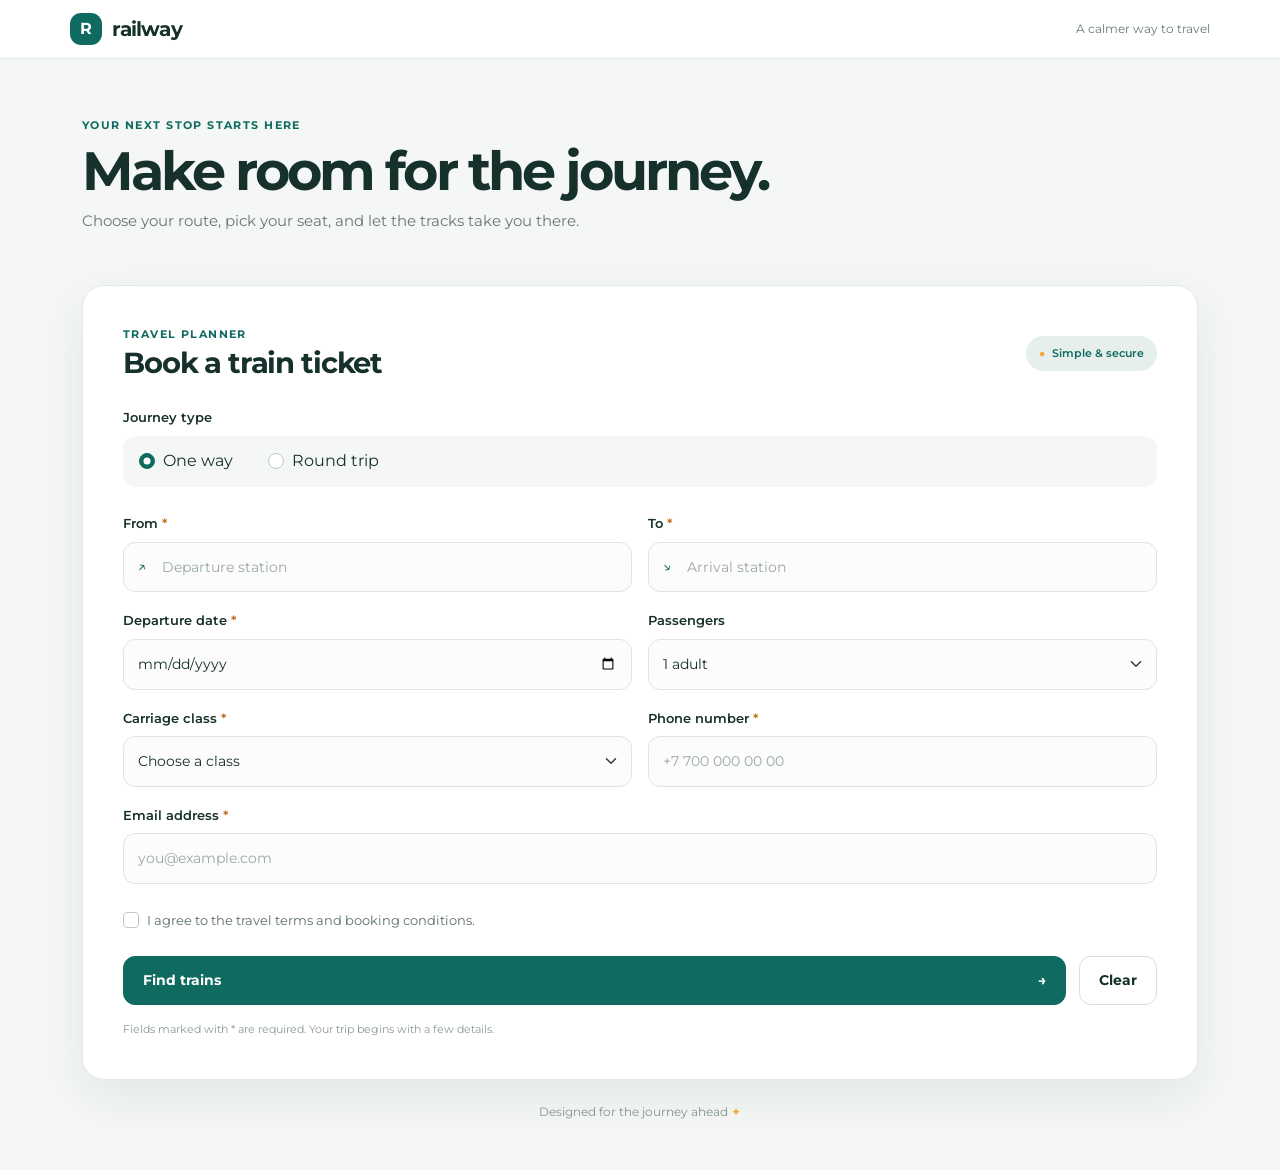
<file: index.html>
<!doctype html>
<html lang="en">
<head>
  <meta charset="utf-8">
  <meta name="viewport" content="width=device-width, initial-scale=1">
  <title>Railway — Find Your Next Journey</title>
  <link rel="preconnect" href="https://fonts.googleapis.com">
  <link rel="preconnect" href="https://fonts.gstatic.com" crossorigin>
  <link href="https://fonts.googleapis.com/css2?family=Montserrat:wght@400;500;600;700&display=swap" rel="stylesheet">
  <link href="https://cdn.jsdelivr.net/npm/bootstrap@5.3.3/dist/css/bootstrap.min.css" rel="stylesheet">
  <link rel="stylesheet" href="styles.css">
</head>
<body>
  <header class="site-header">
    <nav class="container navbar navbar-expand-sm px-0" aria-label="Main navigation">
      <a class="navbar-brand brand" href="index.html"><span class="brand-mark" aria-hidden="true">R</span> railway</a>
      <span class="nav-note ms-auto">A calmer way to travel</span>
    </nav>
  </header>

  <main class="container py-4 py-lg-5">
    <section class="hero mb-4 mb-lg-5">
      <p class="eyebrow mb-2">YOUR NEXT STOP STARTS HERE</p>
      <h1>Make room for the journey.</h1>
      <p class="hero-copy mb-0">Choose your route, pick your seat, and let the tracks take you there.</p>
    </section>

    <section class="booking-card" aria-labelledby="booking-title">
      <div class="card-heading">
        <div>
          <p class="eyebrow mb-1">TRAVEL PLANNER</p>
          <h2 id="booking-title">Book a train ticket</h2>
        </div>
        <span class="secure-note"><span aria-hidden="true">●</span> Simple &amp; secure</span>
      </div>

      <form action="#" method="get">
        <fieldset class="mb-4">
          <legend class="field-label mb-2">Journey type</legend>
          <div class="journey-options">
            <div class="form-check form-check-inline">
              <input class="form-check-input" type="radio" name="journey" id="one-way" value="one-way" checked>
              <label class="form-check-label" for="one-way">One way</label>
            </div>
            <div class="form-check form-check-inline">
              <input class="form-check-input" type="radio" name="journey" id="round-trip" value="round-trip">
              <label class="form-check-label" for="round-trip">Round trip</label>
            </div>
          </div>
        </fieldset>

        <div class="row g-3">
          <div class="col-12 col-md-6">
            <label class="form-label" for="from">From <span class="required">*</span></label>
            <div class="input-icon">
              <span aria-hidden="true">↗</span>
              <input class="form-control" id="from" name="from" type="text" placeholder="Departure station" autocomplete="off" required>
            </div>
          </div>
          <div class="col-12 col-md-6">
            <label class="form-label" for="to">To <span class="required">*</span></label>
            <div class="input-icon">
              <span aria-hidden="true">↘</span>
              <input class="form-control" id="to" name="to" type="text" placeholder="Arrival station" autocomplete="off" required>
            </div>
          </div>
          <div class="col-12 col-md-6">
            <label class="form-label" for="departure">Departure date <span class="required">*</span></label>
            <input class="form-control" id="departure" name="departure" type="date" required>
          </div>
          <div class="col-12 col-md-6">
            <label class="form-label" for="passengers">Passengers</label>
            <select class="form-select" id="passengers" name="passengers">
              <option value="1" selected>1 adult</option>
              <option value="2">2 adults</option>
              <option value="3">3 adults</option>
              <option value="4">4 adults</option>
              <option value="5">5 adults</option>
              <option value="6">6 adults</option>
            </select>
          </div>
          <div class="col-12 col-md-6">
            <label class="form-label" for="class">Carriage class <span class="required">*</span></label>
            <select class="form-select" id="class" name="class" required>
              <option value="" selected disabled>Choose a class</option>
              <option value="standard">Standard</option>
              <option value="comfort">Comfort</option>
              <option value="business">Business</option>
            </select>
          </div>
          <div class="col-12 col-md-6">
            <label class="form-label" for="phone">Phone number <span class="required">*</span></label>
            <input class="form-control" id="phone" name="phone" type="tel" autocomplete="tel" placeholder="+7 700 000 00 00" required>
          </div>
          <div class="col-12">
            <label class="form-label" for="email">Email address <span class="required">*</span></label>
            <input class="form-control" id="email" name="email" type="email" autocomplete="email" placeholder="you@example.com" required>
          </div>
        </div>

        <div class="form-check agreement mt-4">
          <input class="form-check-input" type="checkbox" id="agreement" name="agreement" required>
          <label class="form-check-label" for="agreement">I agree to the travel terms and booking conditions.</label>
        </div>
        <div class="form-actions mt-4">
          <button class="btn btn-primary btn-find" type="submit">Find trains <span aria-hidden="true">→</span></button>
          <button class="btn btn-outline-secondary btn-clear" type="reset">Clear</button>
        </div>
        <p class="form-footnote mb-0 mt-3">Fields marked with * are required. Your trip begins with a few details.</p>
      </form>
    </section>
    <footer class="site-footer text-center mt-4">Designed for the journey ahead <span aria-hidden="true">✦</span></footer>
  </main>
</body>
</html>
</file>
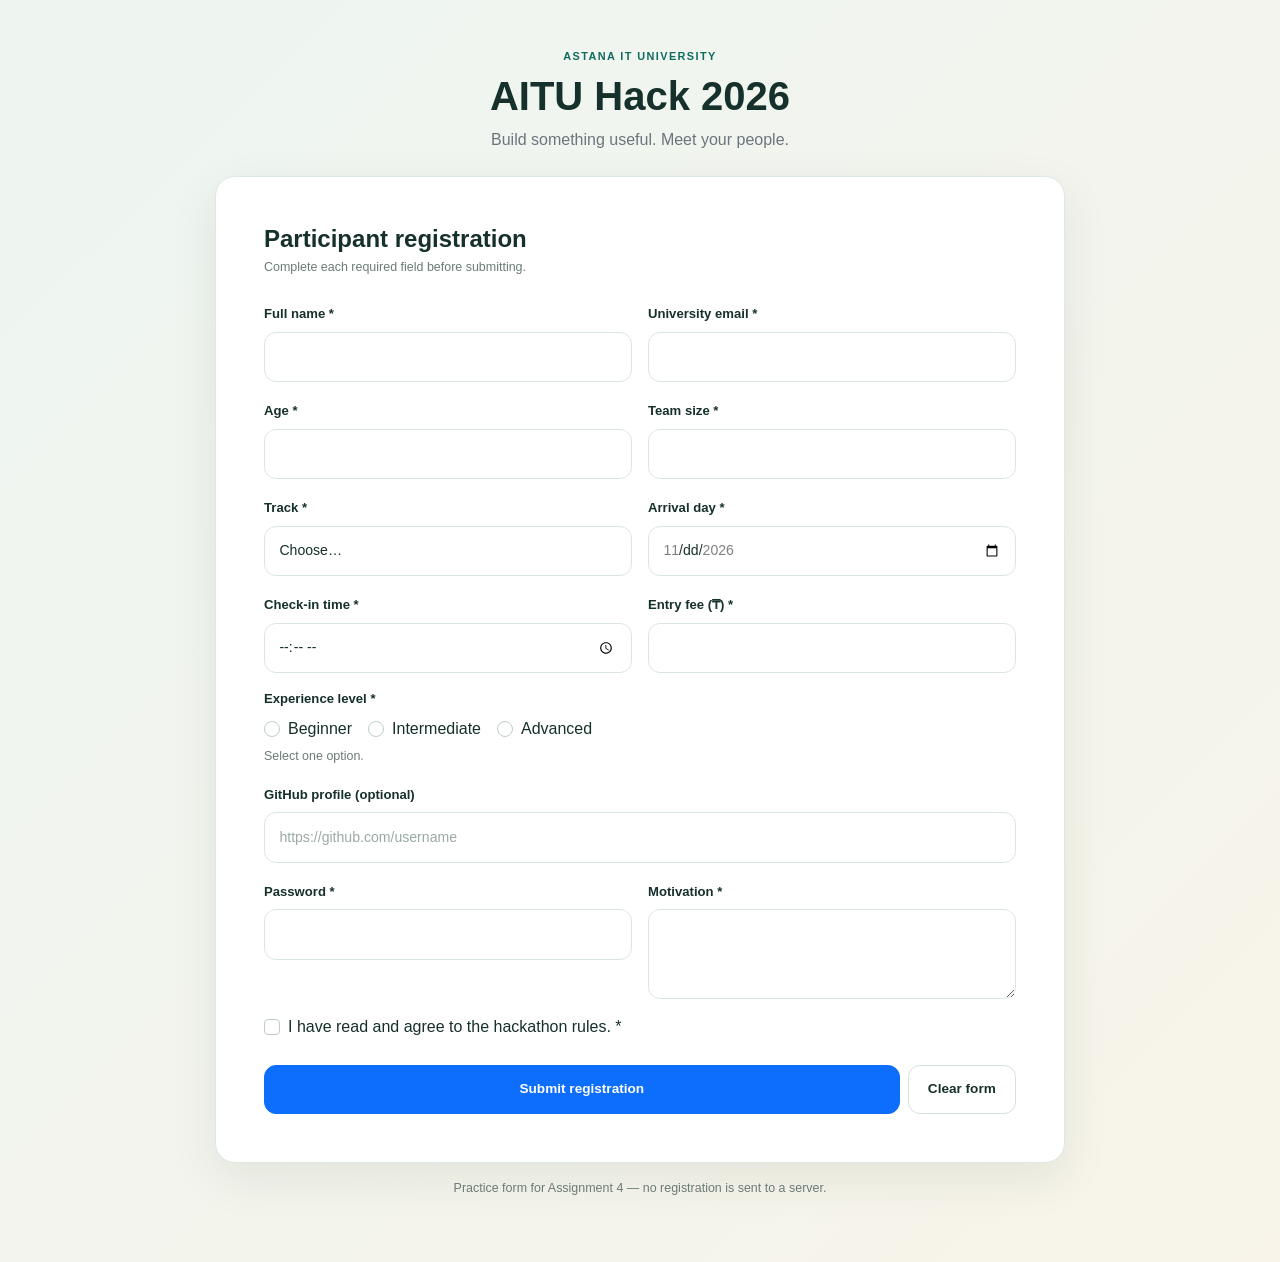
<file: task2.html>
<!doctype html>
<html lang="en">
<head>
  <meta charset="utf-8">
  <meta name="viewport" content="width=device-width, initial-scale=1">
  <title>AITU Hack 2026 — Registration</title>
  <link href="https://cdn.jsdelivr.net/npm/bootstrap@5.3.3/dist/css/bootstrap.min.css" rel="stylesheet">
  <link rel="stylesheet" href="styles.css">
  <style>
    .hack-page { min-height: 100vh; background: linear-gradient(135deg, #edf5f1, #f8f4e9); }
    .hack-card { max-width: 850px; margin-inline: auto; border: 1px solid #dce8e2; border-radius: 1.25rem; box-shadow: 0 1rem 3rem rgba(22,48,43,.08); }
    .hack-card .form-control, .hack-card .form-select { background: #fff; }
    .invalid-feedback { display: none; }
    .form-control:user-invalid ~ .invalid-feedback,
    .form-select:user-invalid ~ .invalid-feedback,
    .form-check-input:user-invalid ~ .invalid-feedback { display: block; }
    input:user-invalid, select:user-invalid, textarea:user-invalid { border-color: #dc3545; }
    input:user-valid, select:user-valid, textarea:user-valid { border-color: #198754; }
    .help-text { font-size: .78rem; color: #6b7b75; }
  </style>
</head>
<body class="hack-page">
  <main class="container py-4 py-lg-5">
    <header class="text-center mb-4">
      <p class="eyebrow mb-2">ASTANA IT UNIVERSITY</p>
      <h1 class="fw-bold">AITU Hack 2026</h1>
      <p class="text-secondary mb-0">Build something useful. Meet your people.</p>
    </header>

    <section class="hack-card bg-white p-4 p-lg-5" aria-labelledby="form-title">
      <h2 id="form-title" class="h4 fw-bold mb-1">Participant registration</h2>
      <p class="help-text mb-4">Complete each required field before submitting.</p>
      <form action="#" method="get">
        <div class="row g-3">
          <div class="col-12 col-md-6">
            <label class="form-label" for="full-name">Full name *</label>
            <input class="form-control" id="full-name" name="full-name" type="text" minlength="2" maxlength="40" required>
            <div class="invalid-feedback">Enter between 2 and 40 characters.</div>
          </div>
          <div class="col-12 col-md-6">
            <label class="form-label" for="university-email">University email *</label>
            <input class="form-control" id="university-email" name="university-email" type="email" required>
            <div class="invalid-feedback">Enter a valid email address, such as name@astanait.edu.kz.</div>
          </div>
          <div class="col-12 col-md-6">
            <label class="form-label" for="age">Age *</label>
            <input class="form-control" id="age" name="age" type="number" min="16" max="30" step="1" required>
            <div class="invalid-feedback">Age must be a whole number from 16 to 30.</div>
          </div>
          <div class="col-12 col-md-6">
            <label class="form-label" for="team-size">Team size *</label>
            <input class="form-control" id="team-size" name="team-size" type="number" min="1" max="4" step="1" required>
            <div class="invalid-feedback">Choose a whole number from 1 to 4.</div>
          </div>
          <div class="col-12 col-md-6">
            <label class="form-label" for="track">Track *</label>
            <select class="form-select" id="track" name="track" required>
              <option value="" selected disabled>Choose…</option>
              <option>Web</option><option>Mobile</option><option>AI</option><option>GameDev</option>
            </select>
            <div class="invalid-feedback">Choose one track.</div>
          </div>
          <div class="col-12 col-md-6">
            <label class="form-label" for="arrival-day">Arrival day *</label>
            <input class="form-control" id="arrival-day" name="arrival-day" type="date" min="2026-11-20" max="2026-11-22" required>
            <div class="invalid-feedback">Choose a date from 20 to 22 November 2026.</div>
          </div>
          <div class="col-12 col-md-6">
            <label class="form-label" for="checkin">Check-in time *</label>
            <input class="form-control" id="checkin" name="checkin" type="time" min="09:00" max="18:00" step="1800" required>
            <div class="invalid-feedback">Choose 09:00–18:00 in 30-minute steps.</div>
          </div>
          <div class="col-12 col-md-6">
            <label class="form-label" for="fee">Entry fee (₸) *</label>
            <input class="form-control" id="fee" name="fee" type="number" min="0" max="5000" step="500" required>
            <div class="invalid-feedback">Fee must be 0–5000 ₸ in steps of 500 ₸.</div>
          </div>
          <fieldset class="col-12">
            <legend class="form-label mb-2">Experience level *</legend>
            <div class="d-flex flex-wrap gap-3">
              <div class="form-check"><input class="form-check-input" id="beginner" name="experience" type="radio" value="beginner" required><label class="form-check-label" for="beginner">Beginner</label></div>
              <div class="form-check"><input class="form-check-input" id="intermediate" name="experience" type="radio" value="intermediate"><label class="form-check-label" for="intermediate">Intermediate</label></div>
              <div class="form-check"><input class="form-check-input" id="advanced" name="experience" type="radio" value="advanced"><label class="form-check-label" for="advanced">Advanced</label></div>
            </div>
            <div class="help-text mt-1">Select one option.</div>
          </fieldset>
          <div class="col-12">
            <label class="form-label" for="github">GitHub profile (optional)</label>
            <input class="form-control" id="github" name="github" type="url" placeholder="https://github.com/username">
            <div class="invalid-feedback">Enter a full URL starting with https://.</div>
          </div>
          <div class="col-12 col-md-6">
            <label class="form-label" for="password">Password *</label>
            <input class="form-control" id="password" name="password" type="password" minlength="8" maxlength="20" required>
            <div class="invalid-feedback">Use 8–20 characters.</div>
          </div>
          <div class="col-12 col-md-6">
            <label class="form-label" for="motivation">Motivation *</label>
            <textarea class="form-control" id="motivation" name="motivation" minlength="50" maxlength="300" rows="3" required></textarea>
            <div class="invalid-feedback">Write between 50 and 300 characters.</div>
          </div>
          <div class="col-12">
            <div class="form-check">
              <input class="form-check-input" id="rules" name="rules" type="checkbox" required>
              <label class="form-check-label" for="rules">I have read and agree to the hackathon rules. *</label>
              <div class="invalid-feedback">You must agree before submitting.</div>
            </div>
          </div>
          <div class="col-12 d-flex flex-column flex-sm-row gap-2 mt-4">
            <button class="btn btn-primary flex-grow-1" type="submit">Submit registration</button>
            <button class="btn btn-outline-secondary" type="reset">Clear form</button>
          </div>
        </div>
      </form>
    </section>
    <p class="text-center help-text mt-3">Practice form for Assignment 4 — no registration is sent to a server.</p>
  </main>
</body>
</html>
</file>
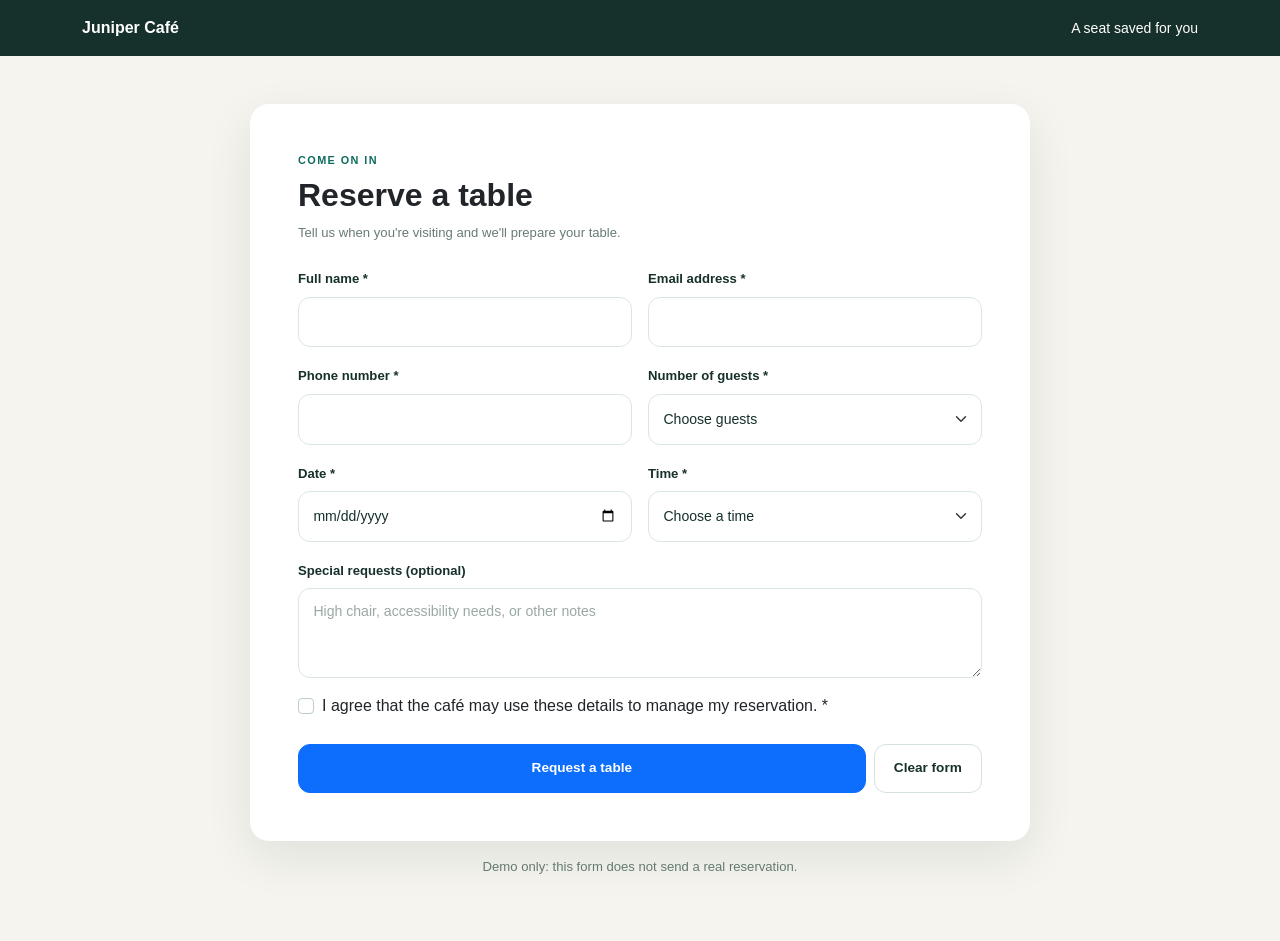
<file: task3.html>
<!doctype html>
<html lang="en">
<head>
  <meta charset="utf-8">
  <meta name="viewport" content="width=device-width, initial-scale=1">
  <title>Juniper Café — Table Reservation</title>
  <link href="https://cdn.jsdelivr.net/npm/bootstrap@5.3.3/dist/css/bootstrap.min.css" rel="stylesheet">
  <link rel="stylesheet" href="styles.css">
  <style>
    body { background: #f5f4ef; }
    .cafe-top { background: #16302b; color: #fff; }
    .reservation-card { max-width: 780px; margin-inline: auto; border: 0; border-radius: 1.2rem; box-shadow: 0 1rem 3rem rgba(22,48,43,.09); }
    .reservation-card .form-control, .reservation-card .form-select { background-color: #fff; }
    .small-note { color: #697b74; font-size: .82rem; }
  </style>
</head>
<body>
  <header class="cafe-top py-3">
    <div class="container d-flex align-items-center justify-content-between">
      <a href="task3.html" class="text-white text-decoration-none fw-bold">Juniper Café</a>
      <span class="small">A seat saved for you</span>
    </div>
  </header>
  <main class="container py-4 py-lg-5">
    <section class="reservation-card card p-4 p-lg-5">
      <p class="eyebrow mb-2">COME ON IN</p>
      <h1 class="h2 fw-bold">Reserve a table</h1>
      <p class="small-note mb-4">Tell us when you're visiting and we'll prepare your table.</p>
      <form action="#" method="get">
        <div class="row g-3">
          <div class="col-12 col-md-6">
            <label class="form-label" for="guest-name">Full name *</label>
            <input class="form-control" id="guest-name" name="guest-name" type="text" autocomplete="name" required>
          </div>
          <div class="col-12 col-md-6">
            <label class="form-label" for="guest-email">Email address *</label>
            <input class="form-control" id="guest-email" name="guest-email" type="email" autocomplete="email" required>
          </div>
          <div class="col-12 col-md-6">
            <label class="form-label" for="guest-phone">Phone number *</label>
            <input class="form-control" id="guest-phone" name="guest-phone" type="tel" autocomplete="tel" required>
          </div>
          <div class="col-12 col-md-6">
            <label class="form-label" for="guest-count">Number of guests *</label>
            <select class="form-select" id="guest-count" name="guest-count" required>
              <option value="" selected disabled>Choose guests</option>
              <option value="1">1 guest</option><option value="2">2 guests</option>
              <option value="3">3 guests</option><option value="4">4 guests</option>
              <option value="5">5 guests</option><option value="6">6 guests</option>
            </select>
          </div>
          <div class="col-12 col-md-6">
            <label class="form-label" for="reservation-date">Date *</label>
            <input class="form-control" id="reservation-date" name="reservation-date" type="date" required>
          </div>
          <div class="col-12 col-md-6">
            <label class="form-label" for="reservation-time">Time *</label>
            <select class="form-select" id="reservation-time" name="reservation-time" required>
              <option value="" selected disabled>Choose a time</option>
              <option>10:00</option><option>10:30</option><option>11:00</option><option>11:30</option>
              <option>12:00</option><option>12:30</option><option>13:00</option><option>13:30</option>
              <option>14:00</option><option>14:30</option><option>15:00</option><option>15:30</option>
              <option>16:00</option><option>16:30</option><option>17:00</option><option>17:30</option>
              <option>18:00</option><option>18:30</option><option>19:00</option><option>19:30</option>
              <option>20:00</option>
            </select>
          </div>
          <div class="col-12">
            <label class="form-label" for="requests">Special requests (optional)</label>
            <textarea class="form-control" id="requests" name="requests" rows="3" placeholder="High chair, accessibility needs, or other notes"></textarea>
          </div>
          <div class="col-12">
            <div class="form-check">
              <input class="form-check-input" id="privacy" name="privacy" type="checkbox" required>
              <label class="form-check-label" for="privacy">I agree that the café may use these details to manage my reservation. *</label>
            </div>
          </div>
          <div class="col-12 d-flex flex-column flex-sm-row gap-2 mt-4">
            <button class="btn btn-primary flex-grow-1" type="submit">Request a table</button>
            <button class="btn btn-outline-secondary" type="reset">Clear form</button>
          </div>
        </div>
      </form>
    </section>
    <p class="small-note text-center mt-3">Demo only: this form does not send a real reservation.</p>
  </main>
</body>
</html>
</file>
<file: styles.css>
/* Railway ticket form — custom styles layered on Bootstrap */
:root {
  --teal: #0F6B5F;
  --gold: #F2A93B;
  --ink: #16302B;
  --paper: #F4F7F5;
  --mint: #E6EFEC;
}
* { box-sizing: border-box; }
body {
  margin: 0;
  background: var(--paper);
  color: var(--ink);
  font-family: "Montserrat", sans-serif;
}
.site-header { background: #fff; border-bottom: 1px solid #e4ece8; }
.brand { display: inline-flex; align-items: center; gap: .65rem; color: var(--ink); font-weight: 700; letter-spacing: -.04em; }
.brand:hover { color: var(--teal); }
.brand-mark {
  display: inline-grid; place-items: center; width: 2rem; height: 2rem;
  border-radius: .7rem; background: var(--teal); color: #fff; font-size: 1rem;
}
.nav-note { color: #6a7c76; font-size: .78rem; }
.hero { padding: .6rem 0 .2rem; }
.eyebrow { color: var(--teal); font-size: .68rem; font-weight: 700; letter-spacing: .13em; }
.hero h1 { max-width: 700px; font-size: clamp(2rem, 4.2vw, 3.5rem); line-height: 1.1; font-weight: 700; letter-spacing: -.055em; }
.hero-copy { color: #667872; max-width: 570px; line-height: 1.7; font-size: .95rem; }
.booking-card {
  background: #fff; border: 1px solid #e1eae5; border-radius: 1.35rem;
  box-shadow: 0 1rem 3rem rgba(22, 48, 43, .08); padding: clamp(1.25rem, 4vw, 2.5rem);
}
.card-heading { display: flex; align-items: center; justify-content: space-between; gap: 1rem; margin-bottom: 1.7rem; }
.card-heading h2 { font-size: clamp(1.35rem, 3vw, 1.8rem); font-weight: 700; letter-spacing: -.04em; margin: 0; }
.secure-note { white-space: nowrap; color: var(--teal); background: var(--mint); border-radius: 2rem; padding: .55rem .8rem; font-size: .7rem; font-weight: 600; }
.secure-note span { color: var(--gold); font-size: .65rem; margin-right: .25rem; }
.field-label, .form-label { color: var(--ink); font-weight: 600; font-size: .82rem; }
.required { color: #c16d1d; }
.journey-options { background: var(--paper); border-radius: .8rem; padding: .8rem 1rem; display: flex; flex-wrap: wrap; gap: .4rem 1.2rem; }
.form-check-input { border-color: #bdcec7; }
.form-check-input:checked { background-color: var(--teal); border-color: var(--teal); }
.form-check-input:focus, .form-control:focus, .form-select:focus {
  border-color: var(--teal); box-shadow: 0 0 0 .22rem rgba(15, 107, 95, .13);
}
.form-control, .form-select {
  min-height: 3.15rem; border: 1px solid #dce6e1; border-radius: .75rem;
  background-color: #fbfcfb; color: var(--ink); font-size: .88rem; padding: .75rem .9rem;
}
.form-control::placeholder { color: #9aa9a3; }
.input-icon { position: relative; }
.input-icon > span { position: absolute; z-index: 1; top: .78rem; left: .9rem; color: var(--teal); }
.input-icon .form-control { padding-left: 2.4rem; }
.agreement .form-check-label { color: #5d7069; font-size: .8rem; line-height: 1.6; }
.form-actions { display: flex; gap: .8rem; }
.btn { min-height: 3.1rem; border-radius: .75rem; padding: .8rem 1.2rem; font-size: .85rem; font-weight: 700; }
.btn-find { flex: 1; display: flex; align-items: center; justify-content: space-between; background: var(--teal); border-color: var(--teal); }
.btn-find:hover, .btn-find:focus { background: #0b574e; border-color: #0b574e; }
.btn-outline-secondary { color: var(--ink); border-color: #d6e1dc; }
.btn-outline-secondary:hover { color: var(--ink); background: var(--mint); border-color: #c5d7cf; }
.form-footnote { color: #8a9a93; font-size: .7rem; line-height: 1.6; }
.site-footer { color: #84958e; font-size: .72rem; }
.site-footer span { color: var(--gold); }
@media (max-width: 575.98px) {
  .nav-note { font-size: .68rem; }
  .card-heading { align-items: flex-start; flex-direction: column; }
  .secure-note { align-self: flex-start; }
  .form-actions { flex-direction: column; }
  .btn-find { order: 0; }
  .btn-clear { order: 1; }
}
</file>
